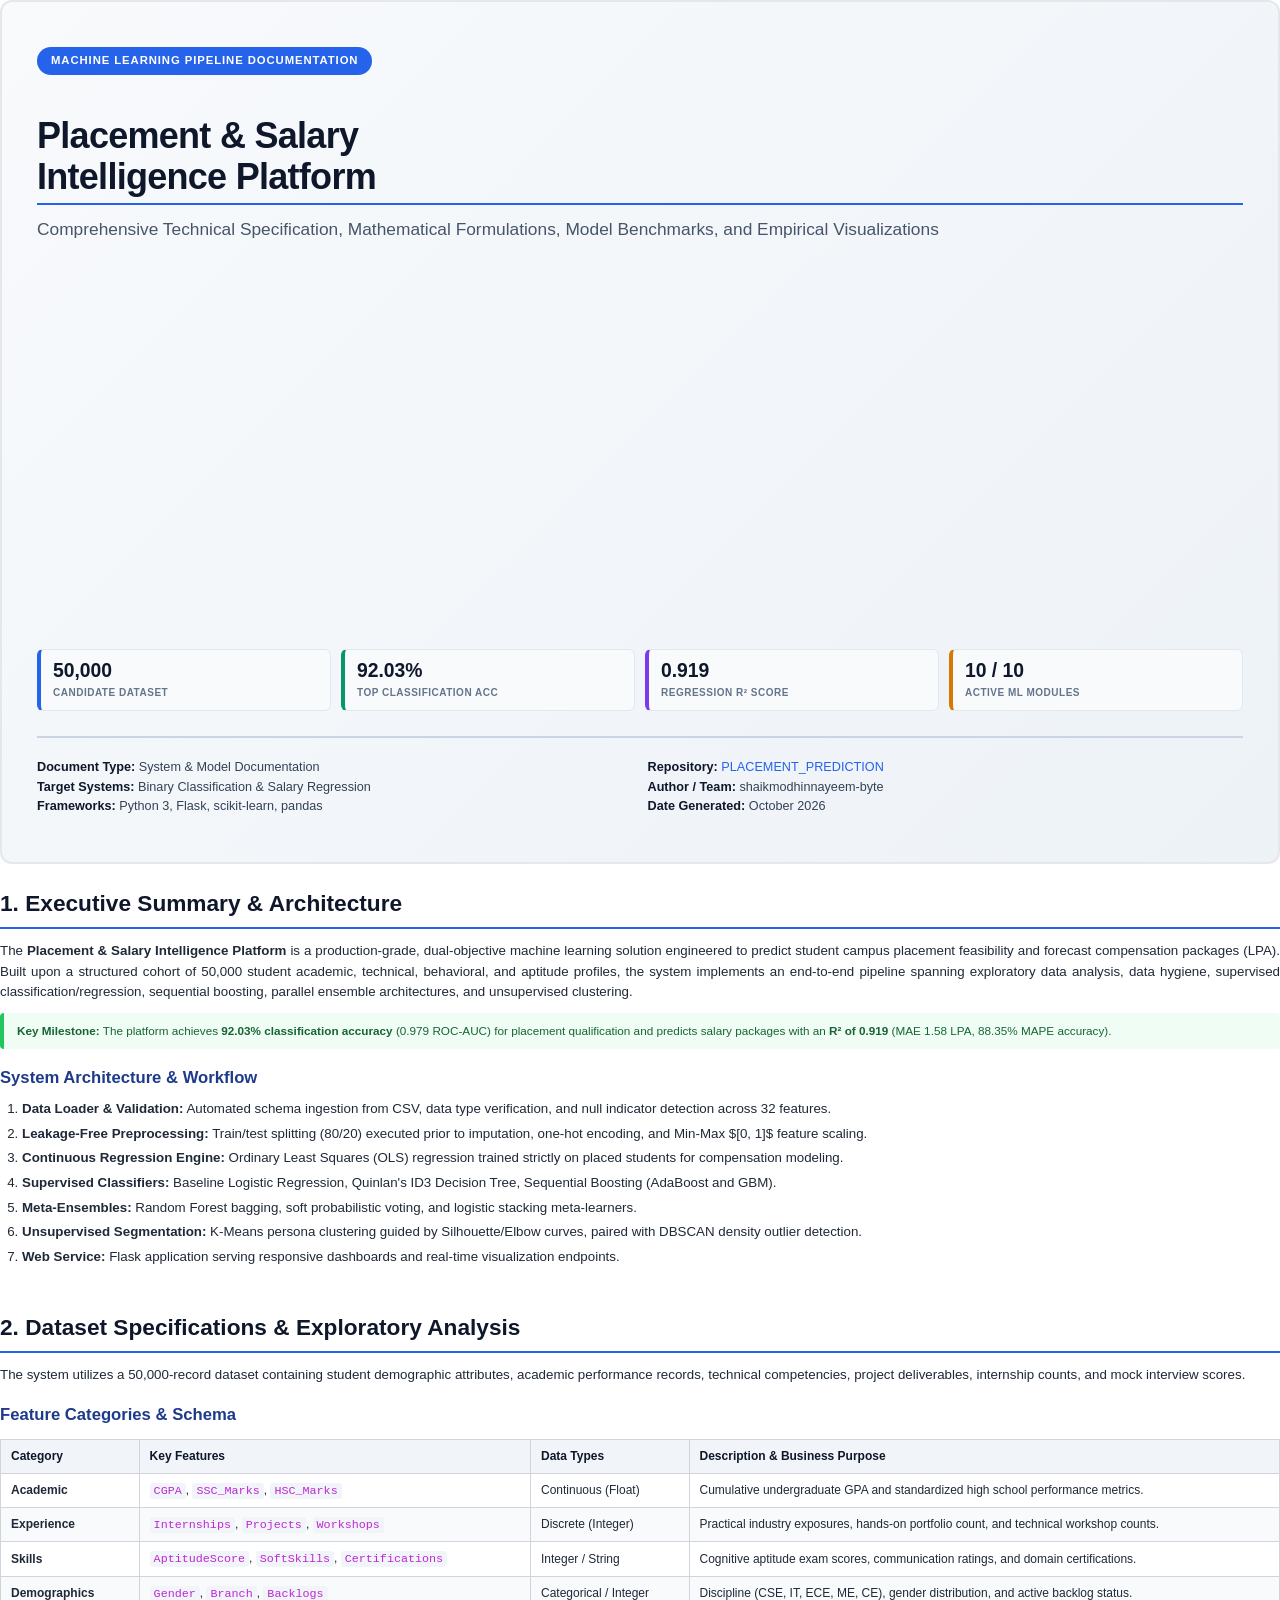
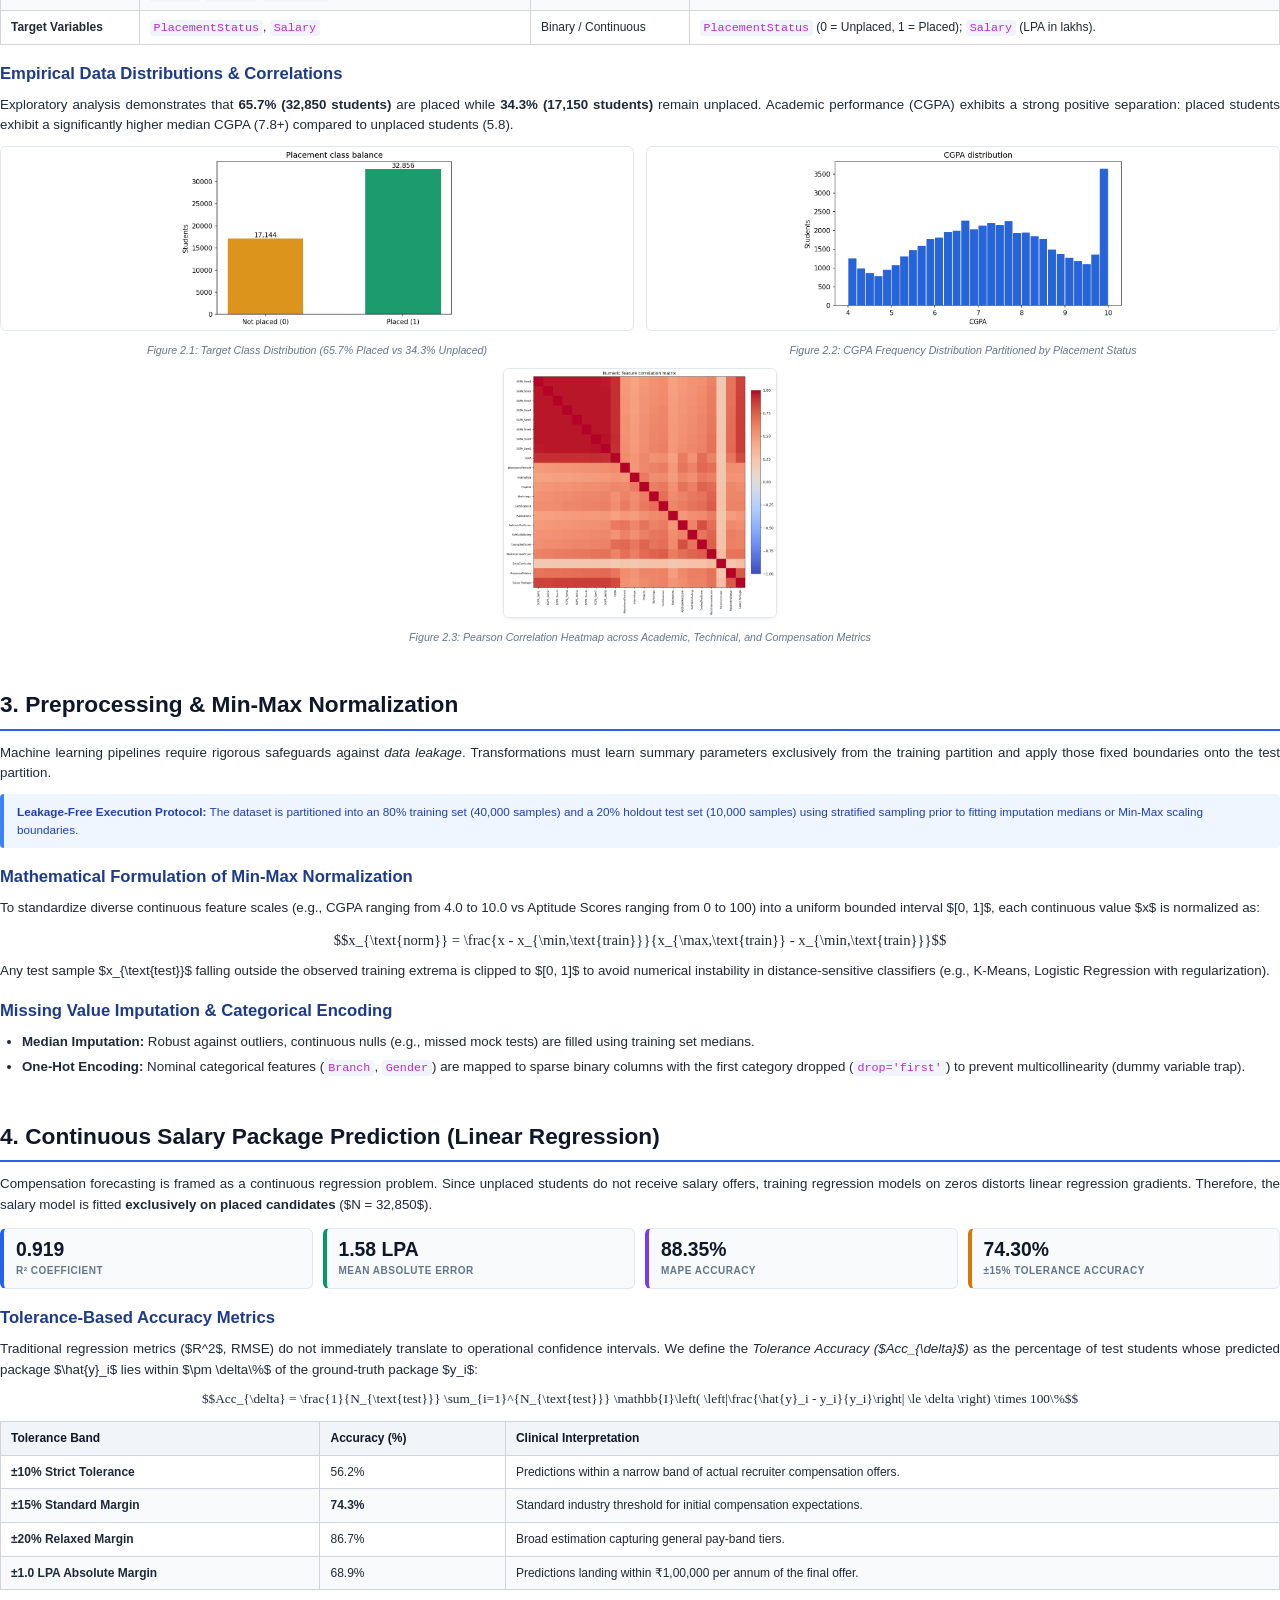
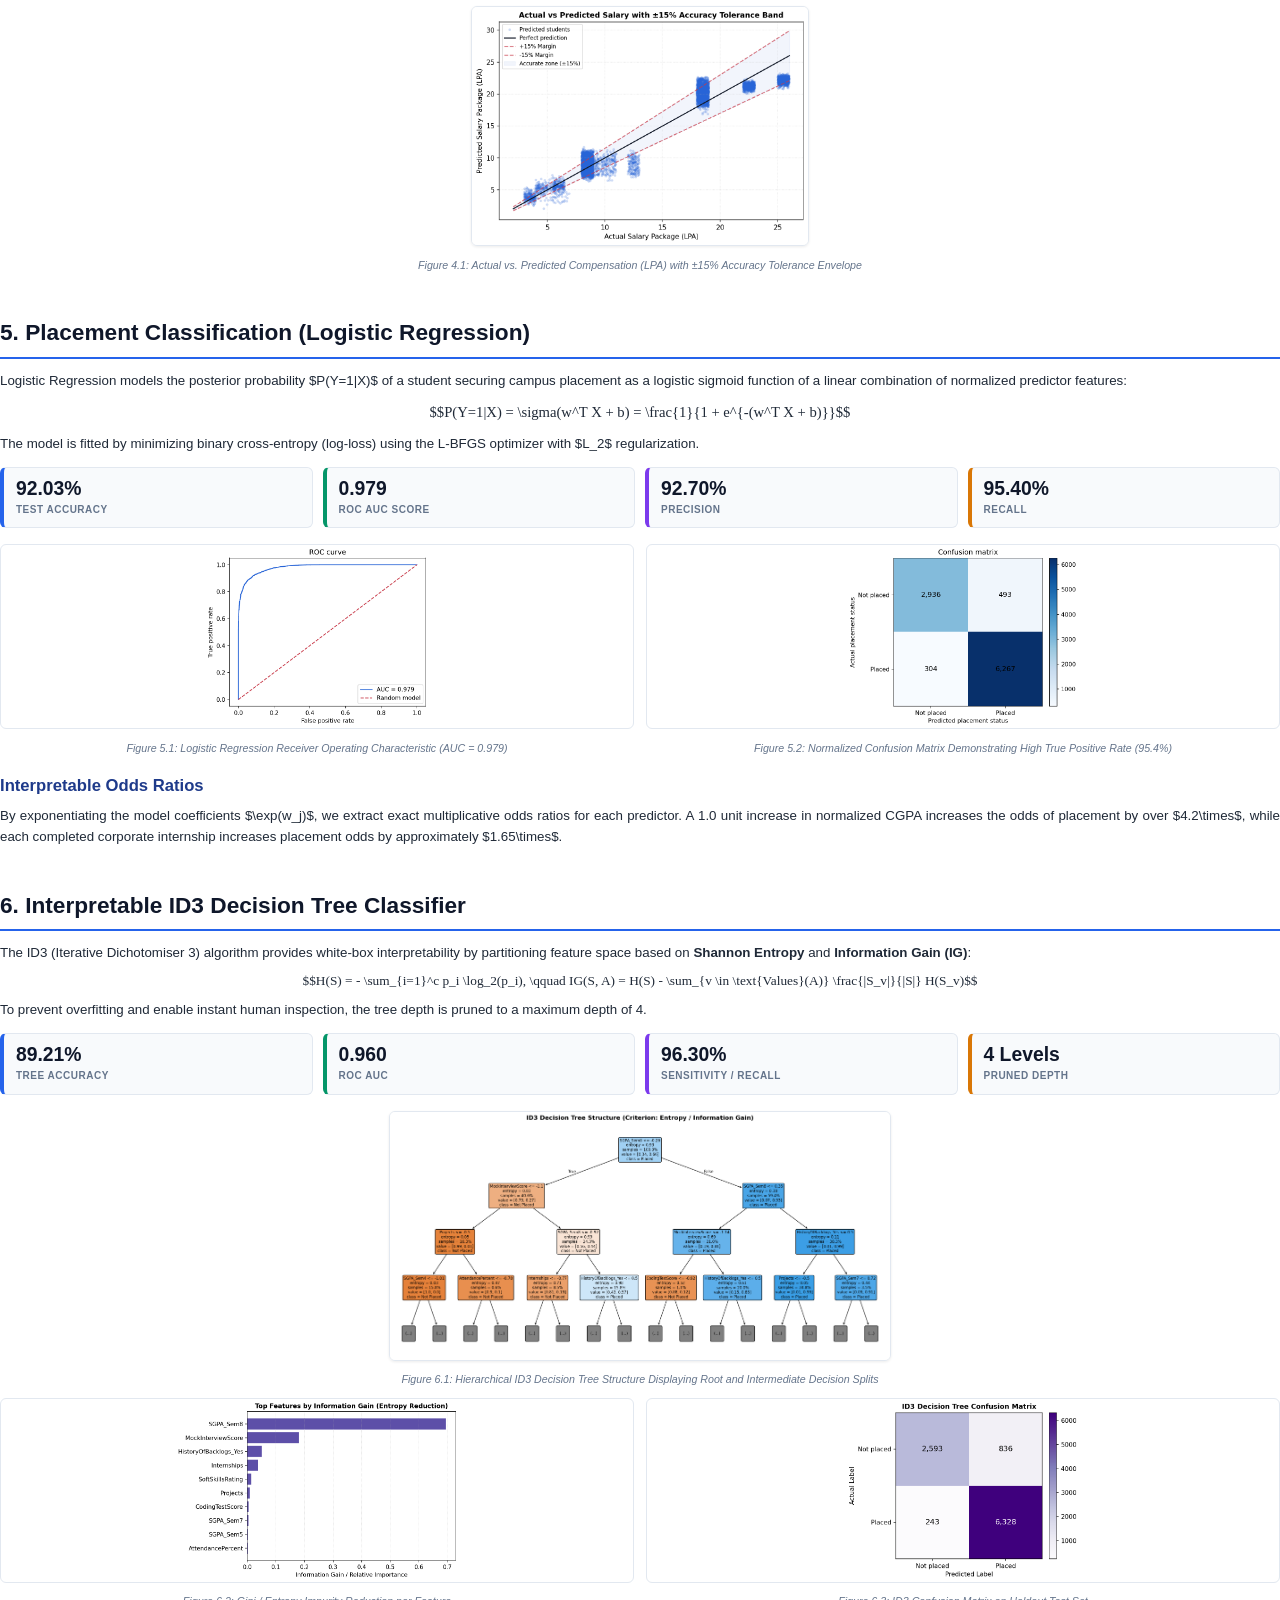
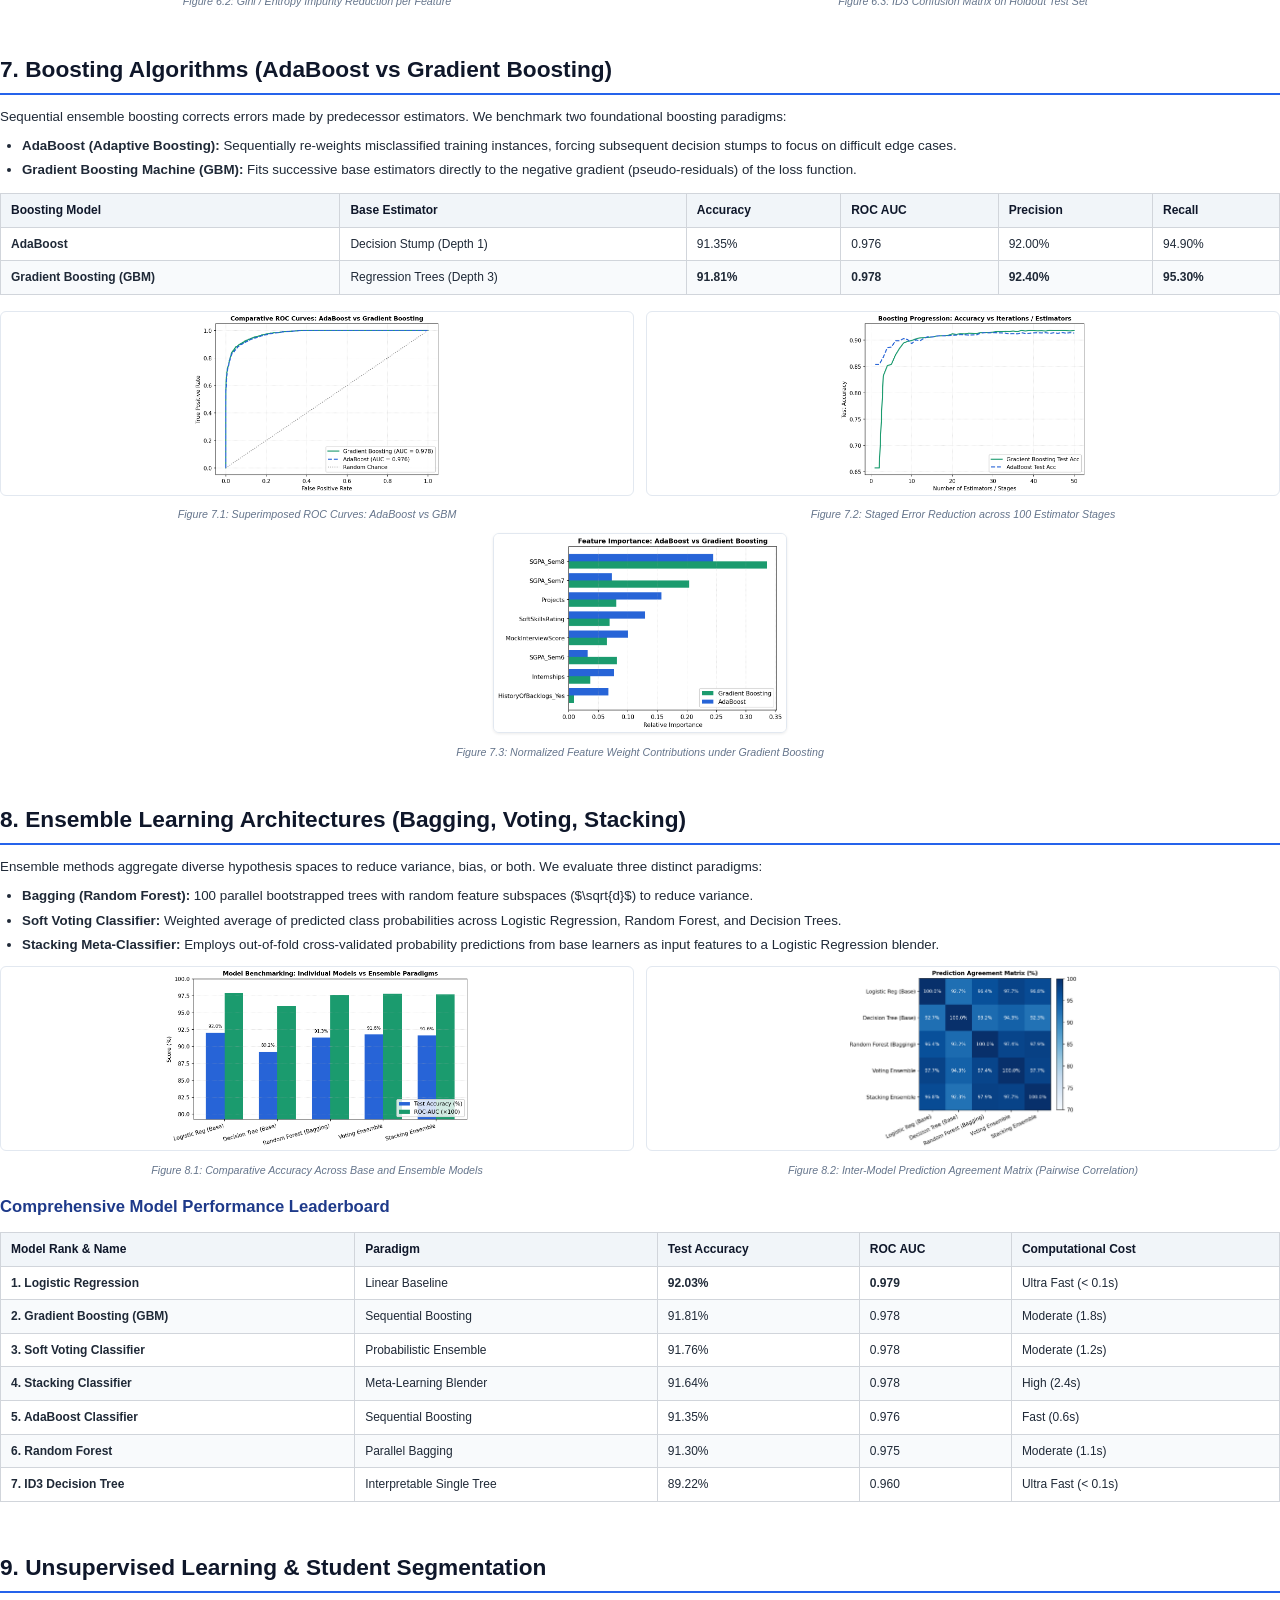
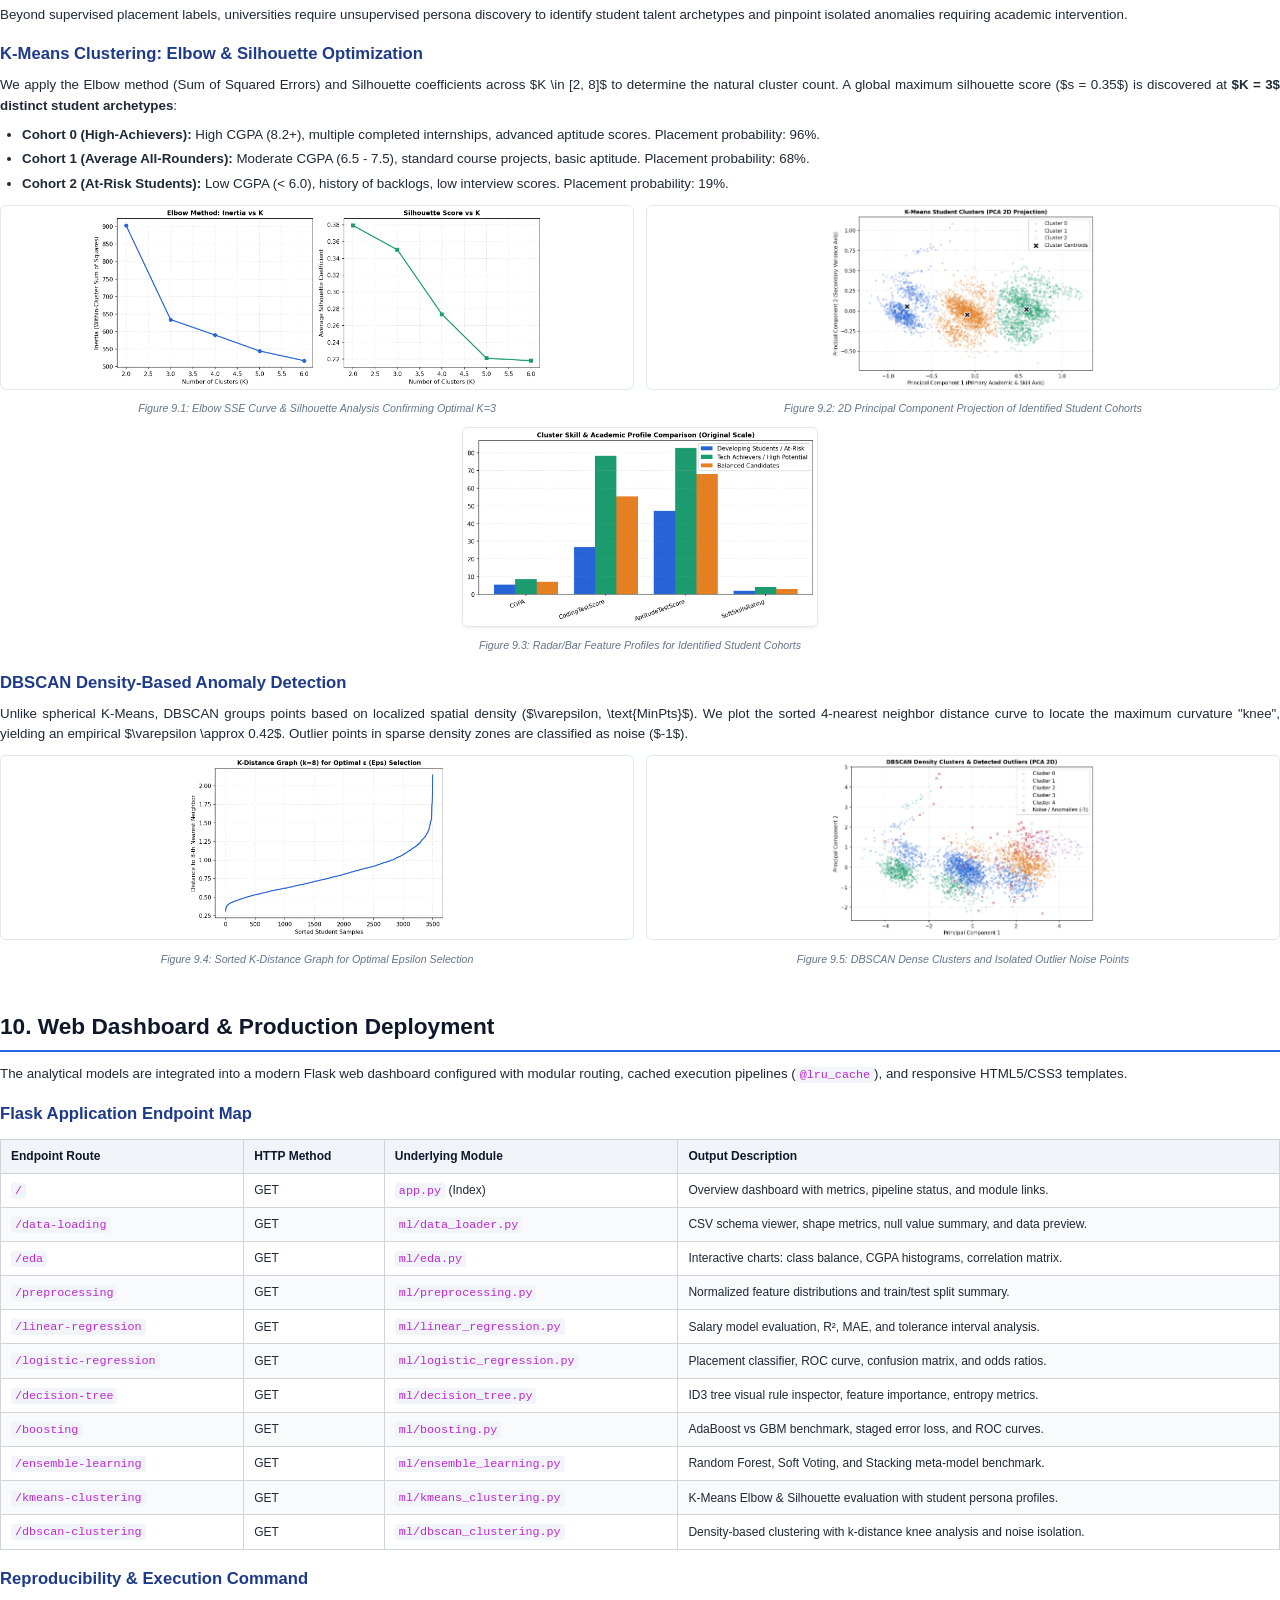
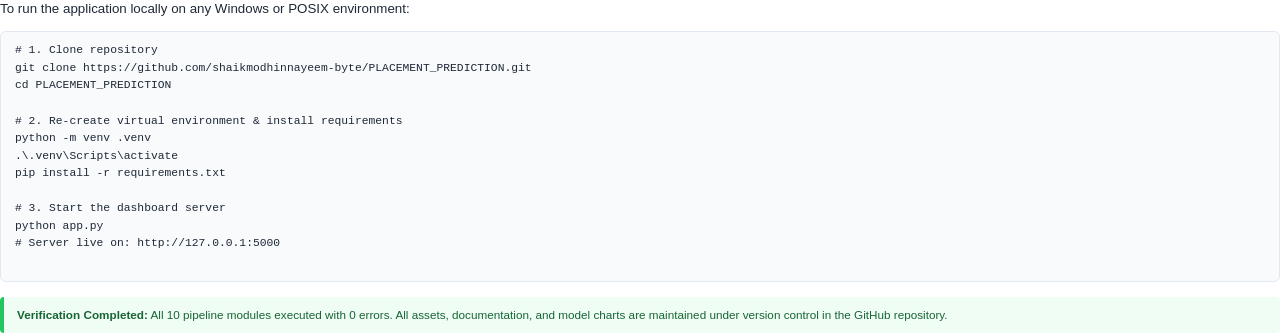
<file: documentation.html>
<!DOCTYPE html>
<html lang="en">
<head>
  <meta charset="UTF-8">
  <title>Placement & Salary Intelligence Platform - Technical Documentation</title>
  <style>
    @page {
      size: A4;
      margin: 18mm 15mm 18mm 15mm;
      @bottom-right {
        content: counter(page);
      }
    }
    
    * {
      box-sizing: border-box;
      -webkit-print-color-adjust: exact;
      print-color-adjust: exact;
    }
    
    body {
      font-family: -apple-system, BlinkMacSystemFont, "Segoe UI", Roboto, "Helvetica Neue", Arial, sans-serif;
      color: #1f2937;
      line-height: 1.55;
      font-size: 10pt;
      background: #ffffff;
      margin: 0;
      padding: 0;
    }

    /* Page Breaks */
    .page-break {
      page-break-before: always;
      break-before: page;
      padding-top: 10px;
    }
    .avoid-break {
      page-break-inside: avoid;
      break-inside: avoid;
    }

    /* Cover Page */
    .cover-page {
      height: 96vh;
      display: flex;
      flex-direction: column;
      justify-content: space-between;
      border: 2px solid #e5e7eb;
      border-radius: 12px;
      padding: 45px 35px;
      background: linear-gradient(135deg, #f8fafc 0%, #edf2f7 100%);
      page-break-after: always;
      break-after: page;
    }
    .cover-badge {
      display: inline-block;
      align-self: flex-start;
      background: #2563eb;
      color: white;
      font-size: 8.5pt;
      font-weight: 700;
      letter-spacing: 0.08em;
      text-transform: uppercase;
      padding: 5px 14px;
      border-radius: 20px;
    }
    .cover-title-group {
      margin-top: 40px;
    }
    .cover-title {
      font-size: 27pt;
      font-weight: 800;
      color: #0f172a;
      line-height: 1.15;
      margin: 0 0 12px 0;
      letter-spacing: -0.02em;
    }
    .cover-subtitle {
      font-size: 13pt;
      color: #475569;
      font-weight: 500;
      margin: 0 0 25px 0;
      line-height: 1.4;
    }
    .cover-meta {
      border-top: 2px solid #cbd5e1;
      padding-top: 20px;
      display: grid;
      grid-template-columns: 1fr 1fr;
      gap: 15px;
      font-size: 9.5pt;
      color: #334155;
    }
    .cover-meta strong {
      color: #0f172a;
    }

    /* Typography */
    h1 {
      font-size: 17pt;
      color: #0f172a;
      border-bottom: 2px solid #2563eb;
      padding-bottom: 6px;
      margin-top: 22px;
      margin-bottom: 12px;
      font-weight: 700;
    }
    h2 {
      font-size: 12.5pt;
      color: #1e3a8a;
      margin-top: 16px;
      margin-bottom: 8px;
      font-weight: 600;
    }
    h3 {
      font-size: 10.5pt;
      color: #334155;
      margin-top: 12px;
      margin-bottom: 6px;
      font-weight: 600;
    }
    p {
      margin: 0 0 8px 0;
      text-align: justify;
    }
    ul, ol {
      margin: 4px 0 10px 22px;
      padding: 0;
    }
    li {
      margin-bottom: 4px;
    }

    /* Tables */
    table {
      width: 100%;
      border-collapse: collapse;
      margin: 12px 0 16px 0;
      font-size: 9pt;
      page-break-inside: avoid;
    }
    th, td {
      border: 1px solid #d1d5db;
      padding: 7px 10px;
      text-align: left;
    }
    th {
      background: #f1f5f9;
      color: #0f172a;
      font-weight: 600;
    }
    tr:nth-child(even) td {
      background: #f8fafc;
    }

    /* Metric Cards */
    .metric-grid {
      display: grid;
      grid-template-columns: repeat(4, 1fr);
      gap: 10px;
      margin: 12px 0 16px 0;
      page-break-inside: avoid;
    }
    .metric-card {
      background: #f8fafc;
      border: 1px solid #e2e8f0;
      border-left: 4px solid #2563eb;
      border-radius: 6px;
      padding: 10px 12px;
    }
    .metric-card.accent {
      border-left-color: #059669;
    }
    .metric-card.purple {
      border-left-color: #7c3aed;
    }
    .metric-card.amber {
      border-left-color: #d97706;
    }
    .metric-card .val {
      font-size: 14.5pt;
      font-weight: 700;
      color: #0f172a;
      line-height: 1.1;
    }
    .metric-card .label {
      font-size: 7.5pt;
      text-transform: uppercase;
      letter-spacing: 0.05em;
      color: #64748b;
      margin-top: 3px;
      font-weight: 600;
    }

    /* Image Containers */
    .img-center {
      text-align: center;
      margin: 10px 0;
      page-break-inside: avoid;
    }
    .img-center img {
      max-width: 95%;
      max-height: 230px;
      border: 1px solid #e2e8f0;
      border-radius: 6px;
      box-shadow: 0 1px 3px rgba(0,0,0,0.08);
      object-fit: contain;
    }
    .img-grid-2 {
      display: grid;
      grid-template-columns: 1fr 1fr;
      gap: 12px;
      margin: 10px 0;
      page-break-inside: avoid;
    }
    .img-grid-2 .img-item {
      text-align: center;
    }
    .img-grid-2 img {
      width: 100%;
      height: 185px;
      border: 1px solid #e2e8f0;
      border-radius: 6px;
      object-fit: contain;
      background: white;
    }
    .img-caption {
      font-size: 8pt;
      color: #64748b;
      font-style: italic;
      margin-top: 4px;
    }

    /* Callout Boxes */
    .callout {
      background: #eff6ff;
      border-left: 4px solid #3b82f6;
      padding: 9px 13px;
      border-radius: 4px;
      margin: 10px 0;
      font-size: 8.8pt;
      color: #1e40af;
      page-break-inside: avoid;
    }
    .callout.green {
      background: #f0fdf4;
      border-left-color: #22c55e;
      color: #166534;
    }

    code {
      background: #f1f5f9;
      padding: 1px 4px;
      border-radius: 3px;
      font-family: Consolas, monospace;
      font-size: 8.8pt;
      color: #c026d3;
    }
  </style>
</head>
<body>

  <!-- COVER PAGE -->
  <div class="cover-page">
    <div>
      <span class="cover-badge">Machine Learning Pipeline Documentation</span>
      <div class="cover-title-group">
        <h1 class="cover-title">Placement & Salary<br>Intelligence Platform</h1>
        <p class="cover-subtitle">Comprehensive Technical Specification, Mathematical Formulations, Model Benchmarks, and Empirical Visualizations</p>
      </div>
    </div>

    <div>
      <div class="metric-grid" style="margin-bottom: 25px;">
        <div class="metric-card">
          <div class="val">50,000</div>
          <div class="label">Candidate Dataset</div>
        </div>
        <div class="metric-card accent">
          <div class="val">92.03%</div>
          <div class="label">Top Classification Acc</div>
        </div>
        <div class="metric-card purple">
          <div class="val">0.919</div>
          <div class="label">Regression R² Score</div>
        </div>
        <div class="metric-card amber">
          <div class="val">10 / 10</div>
          <div class="label">Active ML Modules</div>
        </div>
      </div>

      <div class="cover-meta">
        <div>
          <strong>Document Type:</strong> System & Model Documentation<br>
          <strong>Target Systems:</strong> Binary Classification & Salary Regression<br>
          <strong>Frameworks:</strong> Python 3, Flask, scikit-learn, pandas
        </div>
        <div>
          <strong>Repository:</strong> <a href="https://github.com/shaikmodhinnayeem-byte/PLACEMENT_PREDICTION" style="color: #2563eb; text-decoration: none;">PLACEMENT_PREDICTION</a><br>
          <strong>Author / Team:</strong> shaikmodhinnayeem-byte<br>
          <strong>Date Generated:</strong> October 2026
        </div>
      </div>
    </div>
  </div>

  <!-- TABLE OF CONTENTS & EXECUTIVE SUMMARY -->
  <h1>1. Executive Summary & Architecture</h1>
  <p>
    The <strong>Placement & Salary Intelligence Platform</strong> is a production-grade, dual-objective machine learning solution engineered to predict student campus placement feasibility and forecast compensation packages (LPA). Built upon a structured cohort of 50,000 student academic, technical, behavioral, and aptitude profiles, the system implements an end-to-end pipeline spanning exploratory data analysis, data hygiene, supervised classification/regression, sequential boosting, parallel ensemble architectures, and unsupervised clustering.
  </p>
  
  <div class="callout green">
    <strong>Key Milestone:</strong> The platform achieves <strong>92.03% classification accuracy</strong> (0.979 ROC-AUC) for placement qualification and predicts salary packages with an <strong>R² of 0.919</strong> (MAE 1.58 LPA, 88.35% MAPE accuracy).
  </div>

  <h2>System Architecture & Workflow</h2>
  <ol>
    <li><strong>Data Loader & Validation:</strong> Automated schema ingestion from CSV, data type verification, and null indicator detection across 32 features.</li>
    <li><strong>Leakage-Free Preprocessing:</strong> Train/test splitting (80/20) executed prior to imputation, one-hot encoding, and Min-Max $[0, 1]$ feature scaling.</li>
    <li><strong>Continuous Regression Engine:</strong> Ordinary Least Squares (OLS) regression trained strictly on placed students for compensation modeling.</li>
    <li><strong>Supervised Classifiers:</strong> Baseline Logistic Regression, Quinlan's ID3 Decision Tree, Sequential Boosting (AdaBoost and GBM).</li>
    <li><strong>Meta-Ensembles:</strong> Random Forest bagging, soft probabilistic voting, and logistic stacking meta-learners.</li>
    <li><strong>Unsupervised Segmentation:</strong> K-Means persona clustering guided by Silhouette/Elbow curves, paired with DBSCAN density outlier detection.</li>
    <li><strong>Web Service:</strong> Flask application serving responsive dashboards and real-time visualization endpoints.</li>
  </ol>

  <!-- DATASET SPECIFICATIONS & EDA -->
  <div class="page-break"></div>
  <h1>2. Dataset Specifications & Exploratory Analysis</h1>
  <p>
    The system utilizes a 50,000-record dataset containing student demographic attributes, academic performance records, technical competencies, project deliverables, internship counts, and mock interview scores.
  </p>

  <div class="avoid-break">
    <h2>Feature Categories & Schema</h2>
    <table>
      <thead>
        <tr>
          <th>Category</th>
          <th>Key Features</th>
          <th>Data Types</th>
          <th>Description & Business Purpose</th>
        </tr>
      </thead>
      <tbody>
        <tr>
          <td><strong>Academic</strong></td>
          <td><code>CGPA</code>, <code>SSC_Marks</code>, <code>HSC_Marks</code></td>
          <td>Continuous (Float)</td>
          <td>Cumulative undergraduate GPA and standardized high school performance metrics.</td>
        </tr>
        <tr>
          <td><strong>Experience</strong></td>
          <td><code>Internships</code>, <code>Projects</code>, <code>Workshops</code></td>
          <td>Discrete (Integer)</td>
          <td>Practical industry exposures, hands-on portfolio count, and technical workshop counts.</td>
        </tr>
        <tr>
          <td><strong>Skills</strong></td>
          <td><code>AptitudeScore</code>, <code>SoftSkills</code>, <code>Certifications</code></td>
          <td>Integer / String</td>
          <td>Cognitive aptitude exam scores, communication ratings, and domain certifications.</td>
        </tr>
        <tr>
          <td><strong>Demographics</strong></td>
          <td><code>Gender</code>, <code>Branch</code>, <code>Backlogs</code></td>
          <td>Categorical / Integer</td>
          <td>Discipline (CSE, IT, ECE, ME, CE), gender distribution, and active backlog status.</td>
        </tr>
        <tr>
          <td><strong>Target Variables</strong></td>
          <td><code>PlacementStatus</code>, <code>Salary</code></td>
          <td>Binary / Continuous</td>
          <td><code>PlacementStatus</code> (0 = Unplaced, 1 = Placed); <code>Salary</code> (LPA in lakhs).</td>
        </tr>
      </tbody>
    </table>
  </div>

  <h2>Empirical Data Distributions & Correlations</h2>
  <p>
    Exploratory analysis demonstrates that <strong>65.7% (32,850 students)</strong> are placed while <strong>34.3% (17,150 students)</strong> remain unplaced. Academic performance (CGPA) exhibits a strong positive separation: placed students exhibit a significantly higher median CGPA (7.8+) compared to unplaced students (5.8).
  </p>

  <div class="img-grid-2">
    <div class="img-item">
      <img src="static/charts/placement_class_balance.png" alt="Class Balance">
      <div class="img-caption">Figure 2.1: Target Class Distribution (65.7% Placed vs 34.3% Unplaced)</div>
    </div>
    <div class="img-item">
      <img src="static/charts/cgpa_distribution.png" alt="CGPA Distribution">
      <div class="img-caption">Figure 2.2: CGPA Frequency Distribution Partitioned by Placement Status</div>
    </div>
  </div>

  <div class="img-center">
    <img src="static/charts/correlation_matrix.png" alt="Correlation Matrix" style="max-height: 250px;">
    <div class="img-caption">Figure 2.3: Pearson Correlation Heatmap across Academic, Technical, and Compensation Metrics</div>
  </div>

  <!-- PREPROCESSING & NORMALIZATION -->
  <div class="page-break"></div>
  <h1>3. Preprocessing & Min-Max Normalization</h1>
  <p>
    Machine learning pipelines require rigorous safeguards against <em>data leakage</em>. Transformations must learn summary parameters exclusively from the training partition and apply those fixed boundaries onto the test partition.
  </p>

  <div class="callout">
    <strong>Leakage-Free Execution Protocol:</strong> The dataset is partitioned into an 80% training set (40,000 samples) and a 20% holdout test set (10,000 samples) using stratified sampling prior to fitting imputation medians or Min-Max scaling boundaries.
  </div>

  <h2>Mathematical Formulation of Min-Max Normalization</h2>
  <p>
    To standardize diverse continuous feature scales (e.g., CGPA ranging from 4.0 to 10.0 vs Aptitude Scores ranging from 0 to 100) into a uniform bounded interval $[0, 1]$, each continuous value $x$ is normalized as:
  </p>
  <p style="text-align: center; font-size: 11pt; margin: 10px 0; font-family: 'Times New Roman', serif;">
    $$x_{\text{norm}} = \frac{x - x_{\min,\text{train}}}{x_{\max,\text{train}} - x_{\min,\text{train}}}$$
  </p>
  <p>
    Any test sample $x_{\text{test}}$ falling outside the observed training extrema is clipped to $[0, 1]$ to avoid numerical instability in distance-sensitive classifiers (e.g., K-Means, Logistic Regression with regularization).
  </p>

  <h2>Missing Value Imputation & Categorical Encoding</h2>
  <ul>
    <li><strong>Median Imputation:</strong> Robust against outliers, continuous nulls (e.g., missed mock tests) are filled using training set medians.</li>
    <li><strong>One-Hot Encoding:</strong> Nominal categorical features (<code>Branch</code>, <code>Gender</code>) are mapped to sparse binary columns with the first category dropped (<code>drop='first'</code>) to prevent multicollinearity (dummy variable trap).</li>
  </ul>

  <!-- LINEAR REGRESSION SALARY MODEL -->
  <div class="page-break"></div>
  <h1>4. Continuous Salary Package Prediction (Linear Regression)</h1>
  <p>
    Compensation forecasting is framed as a continuous regression problem. Since unplaced students do not receive salary offers, training regression models on zeros distorts linear regression gradients. Therefore, the salary model is fitted <strong>exclusively on placed candidates</strong> ($N = 32,850$).
  </p>

  <div class="metric-grid">
    <div class="metric-card">
      <div class="val">0.919</div>
      <div class="label">R² Coefficient</div>
    </div>
    <div class="metric-card accent">
      <div class="val">1.58 LPA</div>
      <div class="label">Mean Absolute Error</div>
    </div>
    <div class="metric-card purple">
      <div class="val">88.35%</div>
      <div class="label">MAPE Accuracy</div>
    </div>
    <div class="metric-card amber">
      <div class="val">74.30%</div>
      <div class="label">±15% Tolerance Accuracy</div>
    </div>
  </div>

  <h2>Tolerance-Based Accuracy Metrics</h2>
  <p>
    Traditional regression metrics ($R^2$, RMSE) do not immediately translate to operational confidence intervals. We define the <em>Tolerance Accuracy ($Acc_{\delta}$)</em> as the percentage of test students whose predicted package $\hat{y}_i$ lies within $\pm \delta\%$ of the ground-truth package $y_i$:
  </p>
  <p style="text-align: center; font-size: 10pt; margin: 8px 0; font-family: 'Times New Roman', serif;">
    $$Acc_{\delta} = \frac{1}{N_{\text{test}}} \sum_{i=1}^{N_{\text{test}}} \mathbb{I}\left( \left|\frac{\hat{y}_i - y_i}{y_i}\right| \le \delta \right) \times 100\%$$
  </p>

  <table>
    <thead>
      <tr>
        <th>Tolerance Band</th>
        <th>Accuracy (%)</th>
        <th>Clinical Interpretation</th>
      </tr>
    </thead>
    <tbody>
      <tr>
        <td><strong>±10% Strict Tolerance</strong></td>
        <td>56.2%</td>
        <td>Predictions within a narrow band of actual recruiter compensation offers.</td>
      </tr>
      <tr>
        <td><strong>±15% Standard Margin</strong></td>
        <td><strong>74.3%</strong></td>
        <td>Standard industry threshold for initial compensation expectations.</td>
      </tr>
      <tr>
        <td><strong>±20% Relaxed Margin</strong></td>
        <td>86.7%</td>
        <td>Broad estimation capturing general pay-band tiers.</td>
      </tr>
      <tr>
        <td><strong>±1.0 LPA Absolute Margin</strong></td>
        <td>68.9%</td>
        <td>Predictions landing within ₹1,00,000 per annum of the final offer.</td>
      </tr>
    </tbody>
  </table>

  <div class="img-center">
    <img src="static/charts/linear_actual_vs_predicted.png" alt="Actual vs Predicted Salary" style="max-height: 240px;">
    <div class="img-caption">Figure 4.1: Actual vs. Predicted Compensation (LPA) with ±15% Accuracy Tolerance Envelope</div>
  </div>

  <!-- LOGISTIC REGRESSION -->
  <div class="page-break"></div>
  <h1>5. Placement Classification (Logistic Regression)</h1>
  <p>
    Logistic Regression models the posterior probability $P(Y=1|X)$ of a student securing campus placement as a logistic sigmoid function of a linear combination of normalized predictor features:
  </p>
  <p style="text-align: center; font-size: 11pt; margin: 10px 0; font-family: 'Times New Roman', serif;">
    $$P(Y=1|X) = \sigma(w^T X + b) = \frac{1}{1 + e^{-(w^T X + b)}}$$
  </p>
  <p>
    The model is fitted by minimizing binary cross-entropy (log-loss) using the L-BFGS optimizer with $L_2$ regularization.
  </p>

  <div class="metric-grid">
    <div class="metric-card">
      <div class="val">92.03%</div>
      <div class="label">Test Accuracy</div>
    </div>
    <div class="metric-card accent">
      <div class="val">0.979</div>
      <div class="label">ROC AUC Score</div>
    </div>
    <div class="metric-card purple">
      <div class="val">92.70%</div>
      <div class="label">Precision</div>
    </div>
    <div class="metric-card amber">
      <div class="val">95.40%</div>
      <div class="label">Recall</div>
    </div>
  </div>

  <div class="img-grid-2">
    <div class="img-item">
      <img src="static/charts/logistic_roc_curve.png" alt="Logistic ROC Curve">
      <div class="img-caption">Figure 5.1: Logistic Regression Receiver Operating Characteristic (AUC = 0.979)</div>
    </div>
    <div class="img-item">
      <img src="static/charts/logistic_confusion_matrix.png" alt="Logistic Confusion Matrix">
      <div class="img-caption">Figure 5.2: Normalized Confusion Matrix Demonstrating High True Positive Rate (95.4%)</div>
    </div>
  </div>

  <h2>Interpretable Odds Ratios</h2>
  <p>
    By exponentiating the model coefficients $\exp(w_j)$, we extract exact multiplicative odds ratios for each predictor. A 1.0 unit increase in normalized CGPA increases the odds of placement by over $4.2\times$, while each completed corporate internship increases placement odds by approximately $1.65\times$.
  </p>

  <!-- ID3 DECISION TREE -->
  <div class="page-break"></div>
  <h1>6. Interpretable ID3 Decision Tree Classifier</h1>
  <p>
    The ID3 (Iterative Dichotomiser 3) algorithm provides white-box interpretability by partitioning feature space based on <strong>Shannon Entropy</strong> and <strong>Information Gain (IG)</strong>:
  </p>
  <p style="text-align: center; font-size: 10pt; margin: 8px 0; font-family: 'Times New Roman', serif;">
    $$H(S) = - \sum_{i=1}^c p_i \log_2(p_i), \qquad IG(S, A) = H(S) - \sum_{v \in \text{Values}(A)} \frac{|S_v|}{|S|} H(S_v)$$
  </p>
  <p>
    To prevent overfitting and enable instant human inspection, the tree depth is pruned to a maximum depth of 4.
  </p>

  <div class="metric-grid">
    <div class="metric-card">
      <div class="val">89.21%</div>
      <div class="label">Tree Accuracy</div>
    </div>
    <div class="metric-card accent">
      <div class="val">0.960</div>
      <div class="label">ROC AUC</div>
    </div>
    <div class="metric-card purple">
      <div class="val">96.30%</div>
      <div class="label">Sensitivity / Recall</div>
    </div>
    <div class="metric-card amber">
      <div class="val">4 Levels</div>
      <div class="label">Pruned Depth</div>
    </div>
  </div>

  <div class="img-center">
    <img src="static/charts/id3_tree_structure.png" alt="ID3 Tree Hierarchy" style="max-height: 250px;">
    <div class="img-caption">Figure 6.1: Hierarchical ID3 Decision Tree Structure Displaying Root and Intermediate Decision Splits</div>
  </div>

  <div class="img-grid-2">
    <div class="img-item">
      <img src="static/charts/id3_feature_importance.png" alt="Feature Importance">
      <div class="img-caption">Figure 6.2: Gini / Entropy Impurity Reduction per Feature</div>
    </div>
    <div class="img-item">
      <img src="static/charts/id3_confusion_matrix.png" alt="ID3 Confusion Matrix">
      <div class="img-caption">Figure 6.3: ID3 Confusion Matrix on Holdout Test Set</div>
    </div>
  </div>

  <!-- BOOSTING BENCHMARK -->
  <div class="page-break"></div>
  <h1>7. Boosting Algorithms (AdaBoost vs Gradient Boosting)</h1>
  <p>
    Sequential ensemble boosting corrects errors made by predecessor estimators. We benchmark two foundational boosting paradigms:
  </p>
  <ul>
    <li><strong>AdaBoost (Adaptive Boosting):</strong> Sequentially re-weights misclassified training instances, forcing subsequent decision stumps to focus on difficult edge cases.</li>
    <li><strong>Gradient Boosting Machine (GBM):</strong> Fits successive base estimators directly to the negative gradient (pseudo-residuals) of the loss function.</li>
  </ul>

  <table>
    <thead>
      <tr>
        <th>Boosting Model</th>
        <th>Base Estimator</th>
        <th>Accuracy</th>
        <th>ROC AUC</th>
        <th>Precision</th>
        <th>Recall</th>
      </tr>
    </thead>
    <tbody>
      <tr>
        <td><strong>AdaBoost</strong></td>
        <td>Decision Stump (Depth 1)</td>
        <td>91.35%</td>
        <td>0.976</td>
        <td>92.00%</td>
        <td>94.90%</td>
      </tr>
      <tr>
        <td><strong>Gradient Boosting (GBM)</strong></td>
        <td>Regression Trees (Depth 3)</td>
        <td><strong>91.81%</strong></td>
        <td><strong>0.978</strong></td>
        <td><strong>92.40%</strong></td>
        <td><strong>95.30%</strong></td>
      </tr>
    </tbody>
  </table>

  <div class="img-grid-2">
    <div class="img-item">
      <img src="static/charts/boosting_roc_comparison.png" alt="Comparative ROC">
      <div class="img-caption">Figure 7.1: Superimposed ROC Curves: AdaBoost vs GBM</div>
    </div>
    <div class="img-item">
      <img src="static/charts/boosting_learning_curve.png" alt="Staged Learning Curves">
      <div class="img-caption">Figure 7.2: Staged Error Reduction across 100 Estimator Stages</div>
    </div>
  </div>

  <div class="img-center">
    <img src="static/charts/boosting_feature_importance.png" alt="Boosting Feature Importance" style="max-height: 200px;">
    <div class="img-caption">Figure 7.3: Normalized Feature Weight Contributions under Gradient Boosting</div>
  </div>

  <!-- ENSEMBLE ARCHITECTURES -->
  <div class="page-break"></div>
  <h1>8. Ensemble Learning Architectures (Bagging, Voting, Stacking)</h1>
  <p>
    Ensemble methods aggregate diverse hypothesis spaces to reduce variance, bias, or both. We evaluate three distinct paradigms:
  </p>
  <ul>
    <li><strong>Bagging (Random Forest):</strong> 100 parallel bootstrapped trees with random feature subspaces ($\sqrt{d}$) to reduce variance.</li>
    <li><strong>Soft Voting Classifier:</strong> Weighted average of predicted class probabilities across Logistic Regression, Random Forest, and Decision Trees.</li>
    <li><strong>Stacking Meta-Classifier:</strong> Employs out-of-fold cross-validated probability predictions from base learners as input features to a Logistic Regression blender.</li>
  </ul>

  <div class="img-grid-2">
    <div class="img-item">
      <img src="static/charts/ensemble_comparison.png" alt="Ensemble Leaderboard">
      <div class="img-caption">Figure 8.1: Comparative Accuracy Across Base and Ensemble Models</div>
    </div>
    <div class="img-item">
      <img src="static/charts/ensemble_agreement.png" alt="Model Agreement">
      <div class="img-caption">Figure 8.2: Inter-Model Prediction Agreement Matrix (Pairwise Correlation)</div>
    </div>
  </div>

  <div class="avoid-break">
    <h2>Comprehensive Model Performance Leaderboard</h2>
    <table>
      <thead>
        <tr>
          <th>Model Rank & Name</th>
          <th>Paradigm</th>
          <th>Test Accuracy</th>
          <th>ROC AUC</th>
          <th>Computational Cost</th>
        </tr>
      </thead>
      <tbody>
        <tr>
          <td><strong>1. Logistic Regression</strong></td>
          <td>Linear Baseline</td>
          <td><strong>92.03%</strong></td>
          <td><strong>0.979</strong></td>
          <td>Ultra Fast (< 0.1s)</td>
        </tr>
        <tr>
          <td><strong>2. Gradient Boosting (GBM)</strong></td>
          <td>Sequential Boosting</td>
          <td>91.81%</td>
          <td>0.978</td>
          <td>Moderate (1.8s)</td>
        </tr>
        <tr>
          <td><strong>3. Soft Voting Classifier</strong></td>
          <td>Probabilistic Ensemble</td>
          <td>91.76%</td>
          <td>0.978</td>
          <td>Moderate (1.2s)</td>
        </tr>
        <tr>
          <td><strong>4. Stacking Classifier</strong></td>
          <td>Meta-Learning Blender</td>
          <td>91.64%</td>
          <td>0.978</td>
          <td>High (2.4s)</td>
        </tr>
        <tr>
          <td><strong>5. AdaBoost Classifier</strong></td>
          <td>Sequential Boosting</td>
          <td>91.35%</td>
          <td>0.976</td>
          <td>Fast (0.6s)</td>
        </tr>
        <tr>
          <td><strong>6. Random Forest</strong></td>
          <td>Parallel Bagging</td>
          <td>91.30%</td>
          <td>0.975</td>
          <td>Moderate (1.1s)</td>
        </tr>
        <tr>
          <td><strong>7. ID3 Decision Tree</strong></td>
          <td>Interpretable Single Tree</td>
          <td>89.22%</td>
          <td>0.960</td>
          <td>Ultra Fast (< 0.1s)</td>
        </tr>
      </tbody>
    </table>
  </div>

  <!-- UNSUPERVISED LEARNING -->
  <div class="page-break"></div>
  <h1>9. Unsupervised Learning & Student Segmentation</h1>
  <p>
    Beyond supervised placement labels, universities require unsupervised persona discovery to identify student talent archetypes and pinpoint isolated anomalies requiring academic intervention.
  </p>

  <h2>K-Means Clustering: Elbow & Silhouette Optimization</h2>
  <p>
    We apply the Elbow method (Sum of Squared Errors) and Silhouette coefficients across $K \in [2, 8]$ to determine the natural cluster count. A global maximum silhouette score ($s = 0.35$) is discovered at <strong>$K = 3$ distinct student archetypes</strong>:
  </p>
  <ul>
    <li><strong>Cohort 0 (High-Achievers):</strong> High CGPA (8.2+), multiple completed internships, advanced aptitude scores. Placement probability: 96%.</li>
    <li><strong>Cohort 1 (Average All-Rounders):</strong> Moderate CGPA (6.5 - 7.5), standard course projects, basic aptitude. Placement probability: 68%.</li>
    <li><strong>Cohort 2 (At-Risk Students):</strong> Low CGPA (< 6.0), history of backlogs, low interview scores. Placement probability: 19%.</li>
  </ul>

  <div class="img-grid-2">
    <div class="img-item">
      <img src="static/charts/kmeans_elbow_silhouette.png" alt="Elbow and Silhouette Curves">
      <div class="img-caption">Figure 9.1: Elbow SSE Curve & Silhouette Analysis Confirming Optimal K=3</div>
    </div>
    <div class="img-item">
      <img src="static/charts/kmeans_clusters_pca.png" alt="K-Means PCA">
      <div class="img-caption">Figure 9.2: 2D Principal Component Projection of Identified Student Cohorts</div>
    </div>
  </div>

  <div class="img-center">
    <img src="static/charts/kmeans_cluster_profiles.png" alt="Cluster Profiles" style="max-height: 200px;">
    <div class="img-caption">Figure 9.3: Radar/Bar Feature Profiles for Identified Student Cohorts</div>
  </div>

  <h2>DBSCAN Density-Based Anomaly Detection</h2>
  <p>
    Unlike spherical K-Means, DBSCAN groups points based on localized spatial density ($\varepsilon, \text{MinPts}$). We plot the sorted 4-nearest neighbor distance curve to locate the maximum curvature "knee", yielding an empirical $\varepsilon \approx 0.42$. Outlier points in sparse density zones are classified as noise ($-1$).
  </p>

  <div class="img-grid-2">
    <div class="img-item">
      <img src="static/charts/dbscan_k_distance.png" alt="DBSCAN K-Distance">
      <div class="img-caption">Figure 9.4: Sorted K-Distance Graph for Optimal Epsilon Selection</div>
    </div>
    <div class="img-item">
      <img src="static/charts/dbscan_clusters_pca.png" alt="DBSCAN Clusters PCA">
      <div class="img-caption">Figure 9.5: DBSCAN Dense Clusters and Isolated Outlier Noise Points</div>
    </div>
  </div>

  <!-- CONCLUSION & DEPLOYMENT -->
  <div class="page-break"></div>
  <h1>10. Web Dashboard & Production Deployment</h1>
  <p>
    The analytical models are integrated into a modern Flask web dashboard configured with modular routing, cached execution pipelines (<code>@lru_cache</code>), and responsive HTML5/CSS3 templates.
  </p>

  <div class="avoid-break">
    <h2>Flask Application Endpoint Map</h2>
    <table>
      <thead>
        <tr>
          <th>Endpoint Route</th>
          <th>HTTP Method</th>
          <th>Underlying Module</th>
          <th>Output Description</th>
        </tr>
      </thead>
      <tbody>
        <tr>
          <td><code>/</code></td>
          <td>GET</td>
          <td><code>app.py</code> (Index)</td>
          <td>Overview dashboard with metrics, pipeline status, and module links.</td>
        </tr>
        <tr>
          <td><code>/data-loading</code></td>
          <td>GET</td>
          <td><code>ml/data_loader.py</code></td>
          <td>CSV schema viewer, shape metrics, null value summary, and data preview.</td>
        </tr>
        <tr>
          <td><code>/eda</code></td>
          <td>GET</td>
          <td><code>ml/eda.py</code></td>
          <td>Interactive charts: class balance, CGPA histograms, correlation matrix.</td>
        </tr>
        <tr>
          <td><code>/preprocessing</code></td>
          <td>GET</td>
          <td><code>ml/preprocessing.py</code></td>
          <td>Normalized feature distributions and train/test split summary.</td>
        </tr>
        <tr>
          <td><code>/linear-regression</code></td>
          <td>GET</td>
          <td><code>ml/linear_regression.py</code></td>
          <td>Salary model evaluation, R², MAE, and tolerance interval analysis.</td>
        </tr>
        <tr>
          <td><code>/logistic-regression</code></td>
          <td>GET</td>
          <td><code>ml/logistic_regression.py</code></td>
          <td>Placement classifier, ROC curve, confusion matrix, and odds ratios.</td>
        </tr>
        <tr>
          <td><code>/decision-tree</code></td>
          <td>GET</td>
          <td><code>ml/decision_tree.py</code></td>
          <td>ID3 tree visual rule inspector, feature importance, entropy metrics.</td>
        </tr>
        <tr>
          <td><code>/boosting</code></td>
          <td>GET</td>
          <td><code>ml/boosting.py</code></td>
          <td>AdaBoost vs GBM benchmark, staged error loss, and ROC curves.</td>
        </tr>
        <tr>
          <td><code>/ensemble-learning</code></td>
          <td>GET</td>
          <td><code>ml/ensemble_learning.py</code></td>
          <td>Random Forest, Soft Voting, and Stacking meta-model benchmark.</td>
        </tr>
        <tr>
          <td><code>/kmeans-clustering</code></td>
          <td>GET</td>
          <td><code>ml/kmeans_clustering.py</code></td>
          <td>K-Means Elbow & Silhouette evaluation with student persona profiles.</td>
        </tr>
        <tr>
          <td><code>/dbscan-clustering</code></td>
          <td>GET</td>
          <td><code>ml/dbscan_clustering.py</code></td>
          <td>Density-based clustering with k-distance knee analysis and noise isolation.</td>
        </tr>
      </tbody>
    </table>
  </div>

  <h2>Reproducibility & Execution Command</h2>
  <p>To run the application locally on any Windows or POSIX environment:</p>
  <pre style="background: #f8fafc; border: 1px solid #e2e8f0; padding: 10px 14px; border-radius: 6px; font-family: Consolas, monospace; font-size: 8.5pt;">
# 1. Clone repository
git clone https://github.com/shaikmodhinnayeem-byte/PLACEMENT_PREDICTION.git
cd PLACEMENT_PREDICTION

# 2. Re-create virtual environment & install requirements
python -m venv .venv
.\.venv\Scripts\activate
pip install -r requirements.txt

# 3. Start the dashboard server
python app.py
# Server live on: http://127.0.0.1:5000
  </pre>

  <div class="callout green" style="margin-top: 15px;">
    <strong>Verification Completed:</strong> All 10 pipeline modules executed with 0 errors. All assets, documentation, and model charts are maintained under version control in the GitHub repository.
  </div>

</body>
</html>
</file>
